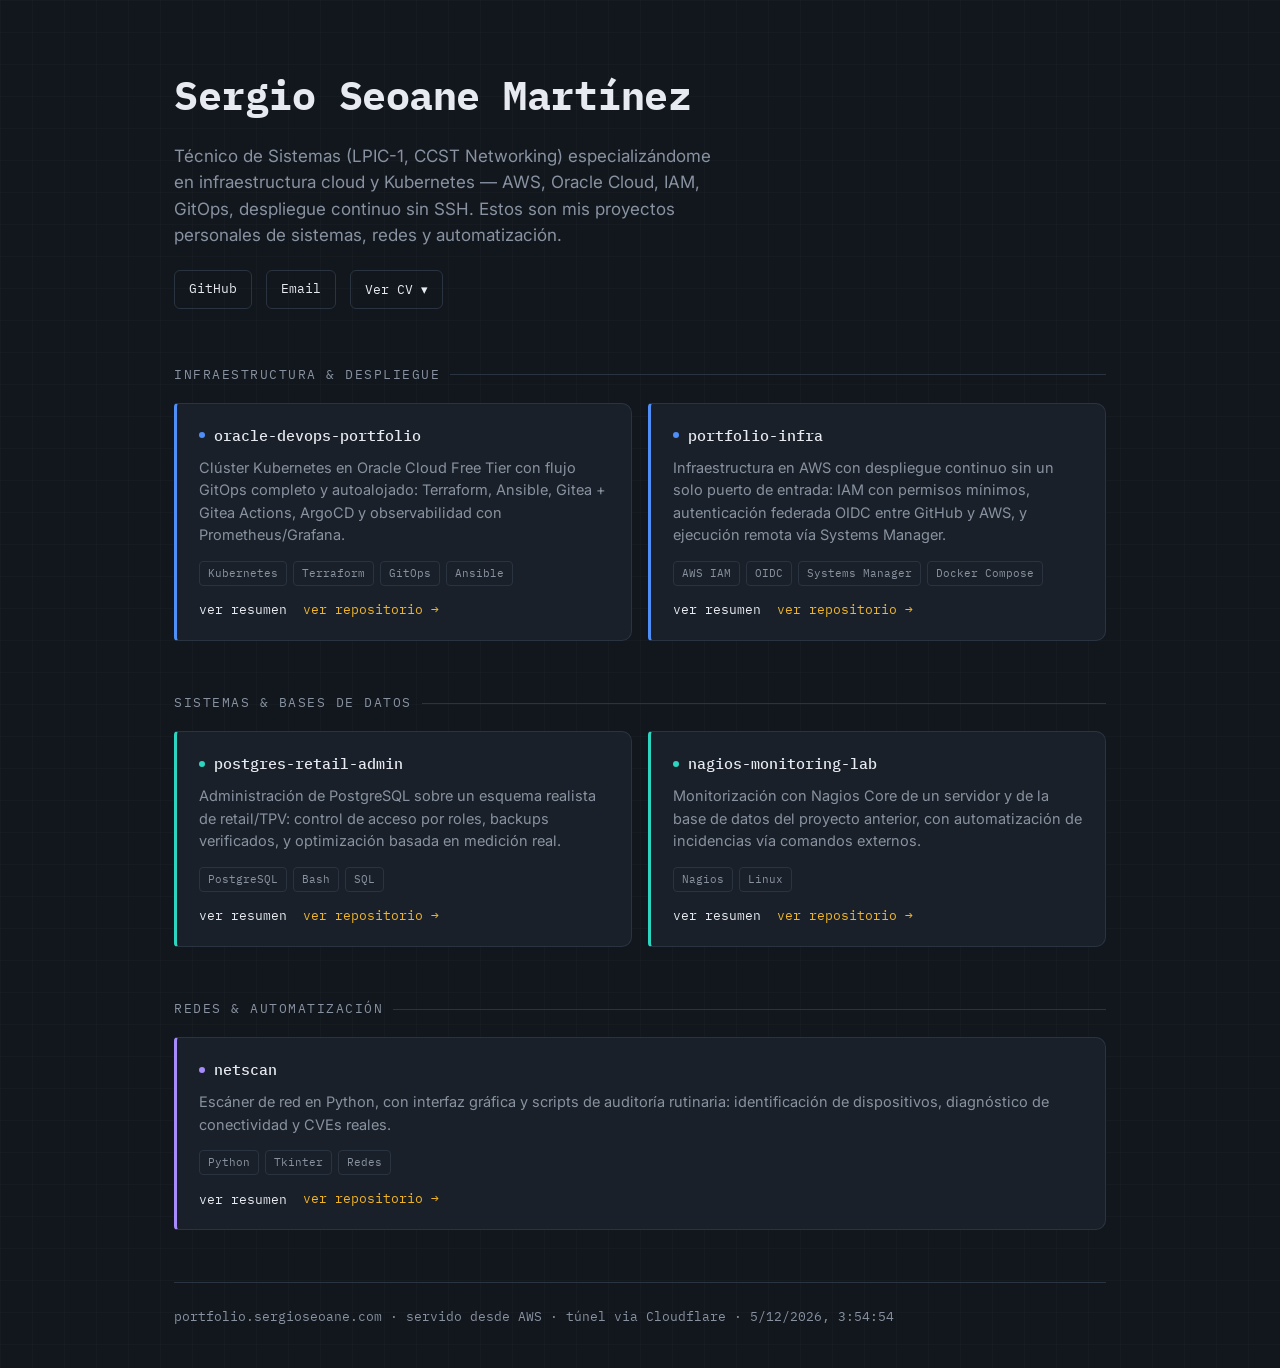
<file: web/index.html>
<!DOCTYPE html>
<html lang="es">
<head>
<meta charset="UTF-8">
<meta name="viewport" content="width=device-width, initial-scale=1.0">
<title>Sergio Seoane — Homelab &amp; Portfolio</title>
<meta name="description" content="Portfolio técnico de Sergio Seoane: infraestructura AWS con IAM/OIDC/Systems Manager, Kubernetes y GitOps en Oracle Cloud, administración de PostgreSQL, monitorización con Nagios y automatización de redes en Python.">
<link rel="canonical" href="https://portfolio.sergioseoane.com/">
<meta name="robots" content="index, follow">
<meta property="og:type" content="website">
<meta property="og:title" content="Sergio Seoane — Homelab & Portfolio">
<meta property="og:description" content="Proyectos personales de infraestructura, sistemas y redes: AWS, Kubernetes, GitOps, PostgreSQL, monitorización y automatización.">
<meta property="og:url" content="https://portfolio.sergioseoane.com/">
<meta property="og:locale" content="es_ES">
<link rel="preconnect" href="https://fonts.googleapis.com">
<link href="https://fonts.googleapis.com/css2?family=IBM+Plex+Mono:wght@400;500;600;700&family=Inter:wght@400;500;600&display=swap" rel="stylesheet">
<link rel="stylesheet" href="style.css">
</head>
<body>
<div class="wrap">

  <header>
    <h1>Sergio Seoane Martínez</h1>
    <p class="role">Técnico de Sistemas (LPIC-1, CCST Networking) especializándome en infraestructura cloud y Kubernetes — AWS, Oracle Cloud, IAM, GitOps, despliegue continuo sin SSH. Estos son mis proyectos personales de sistemas, redes y automatización.</p>
    <div class="links">
      <a href="https://github.com/sergioseoane" target="_blank" rel="noopener">GitHub</a>
      <a href="mailto:sergioseoane005@gmail.com">Email</a>
      <button class="cv-toggle" id="cv-toggle" onclick="toggleCV()">Ver CV <span id="cv-arrow">▾</span></button>
    </div>
  </header>

  <div class="cv-panel" id="cv-panel" hidden>
    <div class="cv-panel-inner">
      <div class="cv-top">
        <div>
          <p class="cv-role">Administrador de sistemas</p>
          <p class="cv-about">Técnico de sistemas y redes, titulado en Grado Medio de Sistemas Microinformáticos y Redes, con certificaciones LPIC-1 y Cisco CCST Networking. Actualmente Responsable de Servicio Técnico, puesto al que fui promocionado a los seis meses. Mantengo mi propia infraestructura en AWS y Oracle Cloud con CI/CD, Terraform, Ansible y Kubernetes (k3s). Mi etapa previa liderando equipos de hasta 40 personas en hostelería de lujo me aporta gestión bajo presión y coordinación de equipos.</p>
        </div>
        <a class="cv-download" href="cv-sergio-seoane-martinez.pdf" download>Descargar PDF ↓</a>
      </div>

      <div class="cv-grid">
        <div>
          <p class="cv-h">Puesto actual</p>
          <div class="cv-entry">
            <p class="cv-entry-title">Responsable de Servicio Técnico</p>
            <p class="cv-entry-meta">Solco Consultoría Informática · A Coruña · septiembre 2025 - actualidad</p>
            <ul>
              <li>Responsable del equipo de servicio técnico, soporte e instalaciones</li>
              <li>Administración de Odoo como ERP interno (SAT, inventario, ventas, compras, proyectos) — certificación oficial en curso</li>
              <li>Gestión y mantenimiento de la infraestructura de red de cliente (switches, routers, cableado y conectividad)</li>
              <li>Soporte Help Desk N2/N3: incidencias de ERP, redes, hardware y TPV</li>
            </ul>
          </div>

          <p class="cv-h">Experiencia previa</p>
          <div class="cv-entry">
            <p class="cv-entry-title">Jefe de cocina</p>
            <p class="cv-entry-meta">Clap Restaurant · Dubai · jun. 2023 - nov. 2024</p>
          </div>
          <div class="cv-entry">
            <p class="cv-entry-title">Jefe de cocina</p>
            <p class="cv-entry-meta">Jumeirah Port de Soller 5* · Mallorca · oct. 2020 - abr. 2023</p>
          </div>
          <div class="cv-entry">
            <p class="cv-entry-title">Jefe de cocina</p>
            <p class="cv-entry-meta">Park Hotel 5* · Amsterdam · abr. 2016 - ene. 2018</p>
            <ul>
              <li>Coordinación de equipos de hasta 40 personas, gestión de presupuesto y control de gastos operativos</li>
              <li>Formación, mentoring y evaluación de personal, fomentando la productividad</li>
            </ul>
          </div>
        </div>

        <div>
          <p class="cv-h">Educación</p>
          <div class="cv-entry">
            <p class="cv-entry-title">Grado Medio Sistemas Operativos y Redes</p>
            <p class="cv-entry-meta">CFIP Rodolfo Ucha · Ferrol · 2023-2025</p>
          </div>
          <div class="cv-entry">
            <p class="cv-entry-title">Certificación CCST Networking (Cisco Netacad)</p>
            <p class="cv-entry-meta">Centro de Novas Tecnoloxías de Galicia · Santiago de Compostela · 2025</p>
          </div>
          <div class="cv-entry">
            <p class="cv-entry-title">Certificación LPIC-1 (Linux Professional Institute)</p>
            <p class="cv-entry-meta">Centro de Novas Tecnoloxías de Galicia · Santiago de Compostela · 2024</p>
          </div>

          <p class="cv-h">Habilidades técnicas</p>
          <div class="cv-skills">
            <span class="tag">Python</span><span class="tag">HTML/CSS</span><span class="tag">WordPress</span>
            <span class="tag">SQL</span><span class="tag">Docker</span><span class="tag">VirtualBox</span>
            <span class="tag">Git/GitHub</span><span class="tag">Scrum</span><span class="tag">Kanban</span>
          </div>

          <p class="cv-h">Otros datos</p>
          <ul>
            <li>Inglés nivel alto</li>
            <li>Carnet de conducir y vehículo propio</li>
            <li>Disponibilidad completa</li>
          </ul>
        </div>
      </div>
    </div>
  </div>

  <p class="section-label">Infraestructura &amp; Despliegue</p>
  <div class="grid">
    <div class="card cat-infra">
      <div class="card-head"><span class="status-dot"></span><h3>oracle-devops-portfolio</h3></div>
      <p>Clúster Kubernetes en Oracle Cloud Free Tier con flujo GitOps completo y autoalojado: Terraform, Ansible, Gitea + Gitea Actions, ArgoCD y observabilidad con Prometheus/Grafana.</p>
      <div class="tags"><span class="tag">Kubernetes</span><span class="tag">Terraform</span><span class="tag">GitOps</span><span class="tag">Ansible</span></div>
      <div class="card-actions">
        <button class="summary-btn" onclick="openModal('oracle-devops-portfolio')">ver resumen</button>
        <a class="repo" href="https://github.com/sergioseoane/oracle-devops-portfolio" target="_blank" rel="noopener">ver repositorio →</a>
      </div>
    </div>
    <div class="card cat-infra">
      <div class="card-head"><span class="status-dot"></span><h3>portfolio-infra</h3></div>
      <p>Infraestructura en AWS con despliegue continuo sin un solo puerto de entrada: IAM con permisos mínimos, autenticación federada OIDC entre GitHub y AWS, y ejecución remota vía Systems Manager.</p>
      <div class="tags"><span class="tag">AWS IAM</span><span class="tag">OIDC</span><span class="tag">Systems Manager</span><span class="tag">Docker Compose</span></div>
      <div class="card-actions">
        <button class="summary-btn" onclick="openModal('portfolio-infra')">ver resumen</button>
        <a class="repo" href="https://github.com/sergioseoane/portfolio-infra" target="_blank" rel="noopener">ver repositorio →</a>
      </div>
    </div>
  </div>

  <p class="section-label">Sistemas &amp; Bases de datos</p>
  <div class="grid">
    <div class="card cat-sistemas">
      <div class="card-head"><span class="status-dot"></span><h3>postgres-retail-admin</h3></div>
      <p>Administración de PostgreSQL sobre un esquema realista de retail/TPV: control de acceso por roles, backups verificados, y optimización basada en medición real.</p>
      <div class="tags"><span class="tag">PostgreSQL</span><span class="tag">Bash</span><span class="tag">SQL</span></div>
      <div class="card-actions">
        <button class="summary-btn" onclick="openModal('postgres-retail-admin')">ver resumen</button>
        <a class="repo" href="https://github.com/sergioseoane/postgres-retail-admin" target="_blank" rel="noopener">ver repositorio →</a>
      </div>
    </div>
    <div class="card cat-sistemas">
      <div class="card-head"><span class="status-dot"></span><h3>nagios-monitoring-lab</h3></div>
      <p>Monitorización con Nagios Core de un servidor y de la base de datos del proyecto anterior, con automatización de incidencias vía comandos externos.</p>
      <div class="tags"><span class="tag">Nagios</span><span class="tag">Linux</span></div>
      <div class="card-actions">
        <button class="summary-btn" onclick="openModal('nagios-monitoring-lab')">ver resumen</button>
        <a class="repo" href="https://github.com/sergioseoane/nagios-monitoring-lab" target="_blank" rel="noopener">ver repositorio →</a>
      </div>
    </div>
  </div>

  <p class="section-label">Redes &amp; Automatización</p>
  <div class="grid">
    <div class="card cat-redes">
      <div class="card-head"><span class="status-dot"></span><h3>netscan</h3></div>
      <p>Escáner de red en Python, con interfaz gráfica y scripts de auditoría rutinaria: identificación de dispositivos, diagnóstico de conectividad y CVEs reales.</p>
      <div class="tags"><span class="tag">Python</span><span class="tag">Tkinter</span><span class="tag">Redes</span></div>
      <div class="card-actions">
        <button class="summary-btn" onclick="openModal('netscan')">ver resumen</button>
        <a class="repo" href="https://github.com/sergioseoane/netscan" target="_blank" rel="noopener">ver repositorio →</a>
      </div>
    </div>
  </div>

  <footer>
    portfolio.sergioseoane.com · servido desde AWS · túnel via Cloudflare · <span id="clock"></span>
  </footer>

</div>

<div class="modal-overlay" id="modal-overlay" onclick="if(event.target===this) closeModal()">
  <div class="modal" role="dialog" aria-modal="true" aria-labelledby="modal-title">
    <button class="modal-close" onclick="closeModal()" aria-label="Cerrar">✕</button>
    <h2 id="modal-title"></h2>
    <div class="modal-tags" id="modal-tags"></div>
    <p class="modal-desc" id="modal-desc"></p>
    <h3>Competencias técnicas aplicadas</h3>
    <ul id="modal-learnings"></ul>
    <a class="modal-repo-link" id="modal-repo-link" href="#" target="_blank" rel="noopener">Ver código en GitHub →</a>
  </div>
</div>

<script src="script.js"></script>
</body>
</html>
</file>
<file: web/style.css>
:root {
  --bg: #12161d;
  --panel: #1a2029;
  --panel-hover: #202834;
  --border: #2a3340;
  --text: #e7eaf0;
  --muted: #8892a0;
  --accent: #f0b429;
  --cat-infra: #4f8ef7;
  --cat-sistemas: #2dd4bf;
  --cat-redes: #a78bfa;
}
* { box-sizing: border-box; }
body {
  margin: 0;
  background: var(--bg);
  background-image:
    linear-gradient(rgba(255,255,255,0.015) 1px, transparent 1px),
    linear-gradient(90deg, rgba(255,255,255,0.015) 1px, transparent 1px);
  background-size: 32px 32px;
  color: var(--text);
  font-family: 'Inter', sans-serif;
  line-height: 1.55;
}
.wrap { max-width: 980px; margin: 0 auto; padding: 64px 24px 40px; }

header { margin-bottom: 56px; }
h1 {
  font-family: 'IBM Plex Mono', monospace;
  font-size: clamp(28px, 4vw, 40px);
  font-weight: 700;
  margin: 0 0 10px;
  letter-spacing: -0.5px;
}
.role {
  color: var(--muted);
  font-size: 17px;
  max-width: 560px;
}
.links { margin-top: 22px; display: flex; gap: 14px; flex-wrap: wrap; }
.links a {
  font-family: 'IBM Plex Mono', monospace;
  font-size: 13px;
  color: var(--text);
  text-decoration: none;
  border: 1px solid var(--border);
  padding: 8px 14px;
  border-radius: 6px;
  transition: border-color .15s, background .15s;
}
.links a:hover, .links a:focus-visible { border-color: var(--accent); background: var(--panel-hover); }

.section-label {
  font-family: 'IBM Plex Mono', monospace;
  font-size: 13px;
  color: var(--muted);
  text-transform: uppercase;
  letter-spacing: 1.5px;
  margin: 0 0 18px;
  display: flex;
  align-items: center;
  gap: 10px;
}
.section-label::after { content: ""; flex: 1; height: 1px; background: var(--border); }

.grid {
  display: grid;
  grid-template-columns: repeat(auto-fit, minmax(280px, 1fr));
  gap: 16px;
  margin-bottom: 52px;
}
.card {
  background: var(--panel);
  border: 1px solid var(--border);
  border-left: 3px solid var(--border);
  border-radius: 4px 10px 10px 4px;
  padding: 20px 22px;
  transition: transform .15s, border-color .15s;
}
.card:hover { border-color: #3a4757; border-left-color: inherit; transform: translateY(-2px); }
.card.cat-infra { border-left-color: var(--cat-infra); }
.card.cat-sistemas { border-left-color: var(--cat-sistemas); }
.card.cat-redes { border-left-color: var(--cat-redes); }

.card-head {
  display: flex;
  align-items: center;
  gap: 9px;
  margin-bottom: 10px;
}
.status-dot {
  width: 6px; height: 6px; border-radius: 50%;
  flex-shrink: 0;
  background: var(--muted);
}
.card.cat-infra .status-dot { background: var(--cat-infra); }
.card.cat-sistemas .status-dot { background: var(--cat-sistemas); }
.card.cat-redes .status-dot { background: var(--cat-redes); }

.card h3 {
  font-family: 'IBM Plex Mono', monospace;
  font-size: 15px;
  font-weight: 500;
  margin: 0;
  color: var(--text);
}
.card p {
  color: var(--muted);
  font-size: 14.5px;
  margin: 0 0 14px;
}
.tags { display: flex; flex-wrap: wrap; gap: 6px; margin-bottom: 14px; }
.tag {
  font-family: 'IBM Plex Mono', monospace;
  font-size: 11px;
  color: var(--muted);
  border: 1px solid var(--border);
  padding: 3px 8px;
  border-radius: 4px;
}
.card a.repo {
  font-family: 'IBM Plex Mono', monospace;
  font-size: 13px;
  color: var(--accent);
  text-decoration: none;
}
.card a.repo:hover { text-decoration: underline; }

footer {
  border-top: 1px solid var(--border);
  padding-top: 24px;
  color: var(--muted);
  font-size: 13px;
  font-family: 'IBM Plex Mono', monospace;
}

.card-actions { display: flex; gap: 16px; align-items: center; }
.card button.summary-btn {
  font-family: 'IBM Plex Mono', monospace;
  font-size: 13px;
  color: var(--text);
  background: none;
  border: none;
  cursor: pointer;
  padding: 0;
  text-decoration: none;
}
.card button.summary-btn:hover, .card button.summary-btn:focus-visible { color: var(--accent); text-decoration: underline; }

.modal-overlay {
  display: none;
  position: fixed;
  inset: 0;
  background: rgba(8,10,14,0.7);
  z-index: 100;
  align-items: flex-start;
  justify-content: center;
  padding: 48px 20px;
  overflow-y: auto;
}
.modal-overlay.open { display: flex; }
.modal {
  background: var(--panel);
  border: 1px solid var(--border);
  border-radius: 12px;
  max-width: 620px;
  width: 100%;
  padding: 32px;
  position: relative;
}
.modal-close {
  position: absolute;
  top: 18px; right: 18px;
  background: none;
  border: 1px solid var(--border);
  color: var(--muted);
  width: 30px; height: 30px;
  border-radius: 6px;
  cursor: pointer;
  font-family: 'IBM Plex Mono', monospace;
  font-size: 15px;
}
.modal-close:hover { color: var(--text); border-color: var(--accent); }
.modal h2 {
  font-family: 'IBM Plex Mono', monospace;
  font-size: 20px;
  margin: 0 0 6px;
  padding-right: 30px;
}
.modal .modal-tags { display: flex; flex-wrap: wrap; gap: 6px; margin-bottom: 18px; }
.modal p.modal-desc { color: var(--text); font-size: 15px; margin-bottom: 22px; }
.modal h3 {
  font-family: 'IBM Plex Mono', monospace;
  font-size: 13px;
  text-transform: uppercase;
  letter-spacing: 1px;
  color: var(--muted);
  margin: 0 0 12px;
}
.modal ul { margin: 0 0 24px; padding-left: 20px; color: var(--text); font-size: 14.5px; }
.modal ul li { margin-bottom: 8px; }
.modal .modal-repo-link {
  display: inline-block;
  font-family: 'IBM Plex Mono', monospace;
  font-size: 14px;
  color: #12161d;
  background: var(--accent);
  padding: 10px 18px;
  border-radius: 6px;
  text-decoration: none;
  font-weight: 500;
}
.modal .modal-repo-link:hover { opacity: 0.88; }

.cv-toggle {
  font-family: 'IBM Plex Mono', monospace;
  font-size: 13px;
  color: var(--text);
  background: none;
  border: 1px solid var(--border);
  padding: 8px 14px;
  border-radius: 6px;
  cursor: pointer;
  transition: border-color .15s, background .15s;
}
.cv-toggle:hover, .cv-toggle:focus-visible { border-color: var(--accent); background: var(--panel-hover); }

.cv-panel { margin-bottom: 40px; }
.cv-panel-inner {
  background: var(--panel);
  border: 1px solid var(--border);
  border-radius: 10px;
  padding: 24px 28px;
}
.cv-top {
  display: flex;
  justify-content: space-between;
  align-items: flex-start;
  gap: 20px;
  margin-bottom: 24px;
  padding-bottom: 20px;
  border-bottom: 1px solid var(--border);
}
.cv-role {
  font-family: 'IBM Plex Mono', monospace;
  font-size: 13px;
  color: var(--accent);
  text-transform: uppercase;
  letter-spacing: 1px;
  margin: 0 0 8px;
}
.cv-about { color: var(--muted); font-size: 14.5px; margin: 0; max-width: 620px; }
.cv-download {
  font-family: 'IBM Plex Mono', monospace;
  font-size: 13px;
  color: #12161d;
  background: var(--accent);
  padding: 9px 16px;
  border-radius: 6px;
  text-decoration: none;
  font-weight: 500;
  white-space: nowrap;
  flex-shrink: 0;
}
.cv-download:hover { opacity: 0.88; }
.cv-grid {
  display: grid;
  grid-template-columns: repeat(auto-fit, minmax(260px, 1fr));
  gap: 32px;
}
.cv-h {
  font-family: 'IBM Plex Mono', monospace;
  font-size: 12px;
  color: var(--muted);
  text-transform: uppercase;
  letter-spacing: 1.2px;
  margin: 0 0 12px;
}
.cv-entry { margin-bottom: 16px; }
.cv-entry-title { font-size: 14.5px; color: var(--text); margin: 0 0 2px; font-weight: 500; }
.cv-entry-meta { font-size: 12.5px; color: var(--muted); margin: 0 0 6px; }
.cv-entry ul { margin: 6px 0 0; padding-left: 18px; color: var(--muted); font-size: 13.5px; }
.cv-entry ul li { margin-bottom: 4px; }
.cv-skills { display: flex; flex-wrap: wrap; gap: 6px; margin-bottom: 20px; }
.cv-grid ul { margin: 0; padding-left: 18px; color: var(--muted); font-size: 13.5px; }
.cv-grid ul li { margin-bottom: 4px; }
</file>
